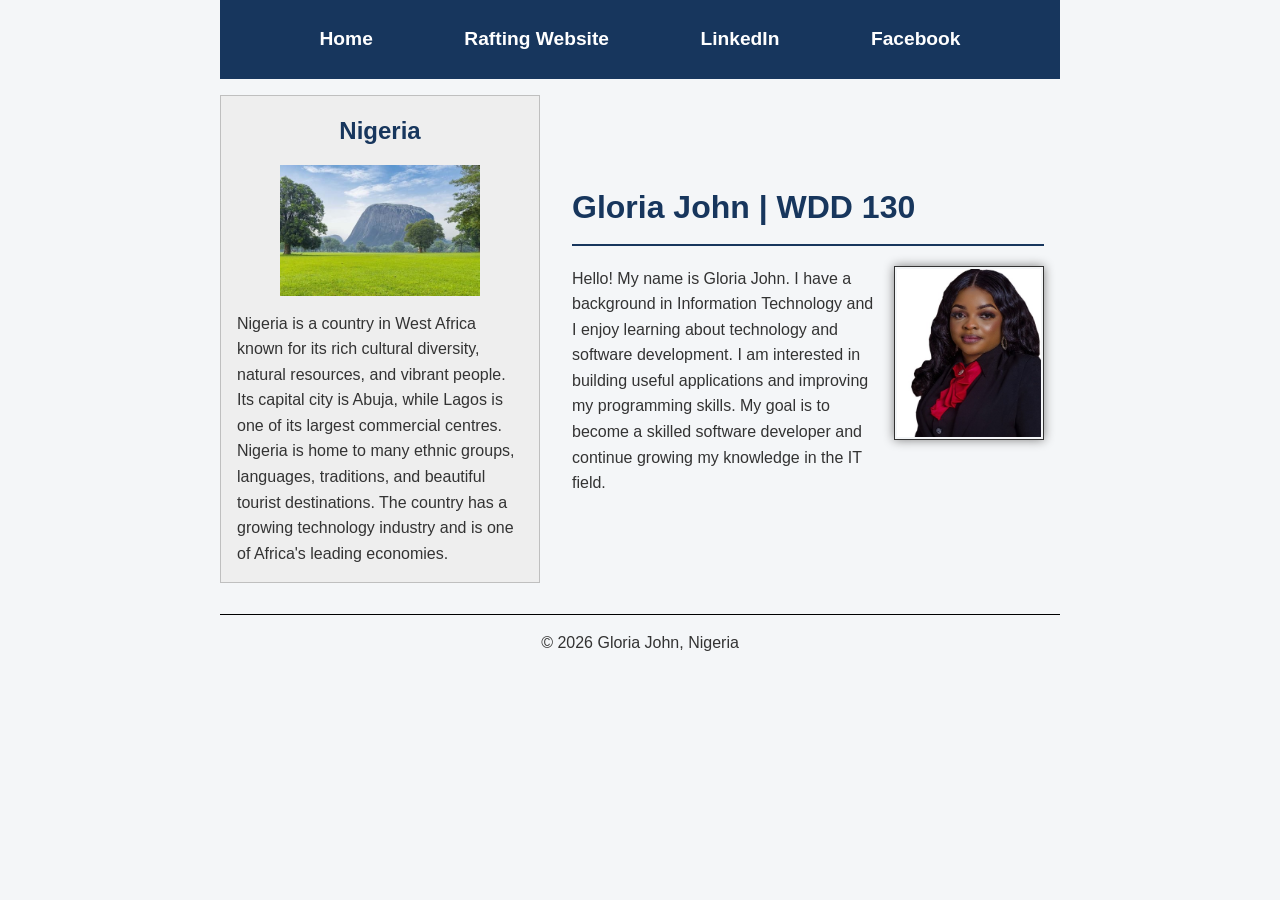
<file: index.html>
<!DOCTYPE html>
<html lang="en">

<head>
    <meta charset="UTF-8">
    <meta name="viewport" content="width=device-width, initial-scale=1.0">

    <title>Gloria John | WDD 130</title>

    <meta name="description" content="Gloria John's WDD 130 homepage, sharing her IT background, software development interests, and introduction to Nigeria.">

    <meta name="author" content="Gloria John">

    <link rel="stylesheet" href="styles/styles.css">
</head>

<body>

    <!-- HEADER -->

    <header>

        <nav>
            <a href="#">Home</a>
            <a href="wwr">Rafting Website</a>
            <a href="https://www.linkedin.com/">LinkedIn</a>
            <a href="https://www.facebook.com/">Facebook</a>
        </nav>

    </header>

    <!-- CSS GRID CONTAINER -->

    <div class="grid">

        <!-- MAIN CONTENT -->

        <main>

            <h1>Gloria John | WDD 130</h1>

            <img src="images/profile.jpg" alt="Hello, my name is Gloria John" width="200">

            <p>
                Hello! My name is Gloria John. I have a background in
                Information Technology and I enjoy learning about technology
                and software development. I am interested in building useful
                applications and improving my programming skills. My goal is
                to become a skilled software developer and continue growing
                my knowledge in the IT field.
            </p>

        </main>

        <!-- ASIDE: NIGERIA -->

        <aside>

            <h2>Nigeria</h2>

            <img src="images/nigeria.jpg" alt="Beautiful landscape representing Nigeria">

            <p>
                Nigeria is a country in West Africa known for its rich cultural
                diversity, natural resources, and vibrant people. Its capital
                city is Abuja, while Lagos is one of its largest commercial
                centres. Nigeria is home to many ethnic groups, languages,
                traditions, and beautiful tourist destinations. The country
                has a growing technology industry and is one of Africa's
                leading economies.
            </p>

        </aside>

    </div>

    <!-- FOOTER -->

    <footer>

        <p>&copy; 2026 Gloria John, Nigeria</p>

    </footer>

</body>

</html>
</file>
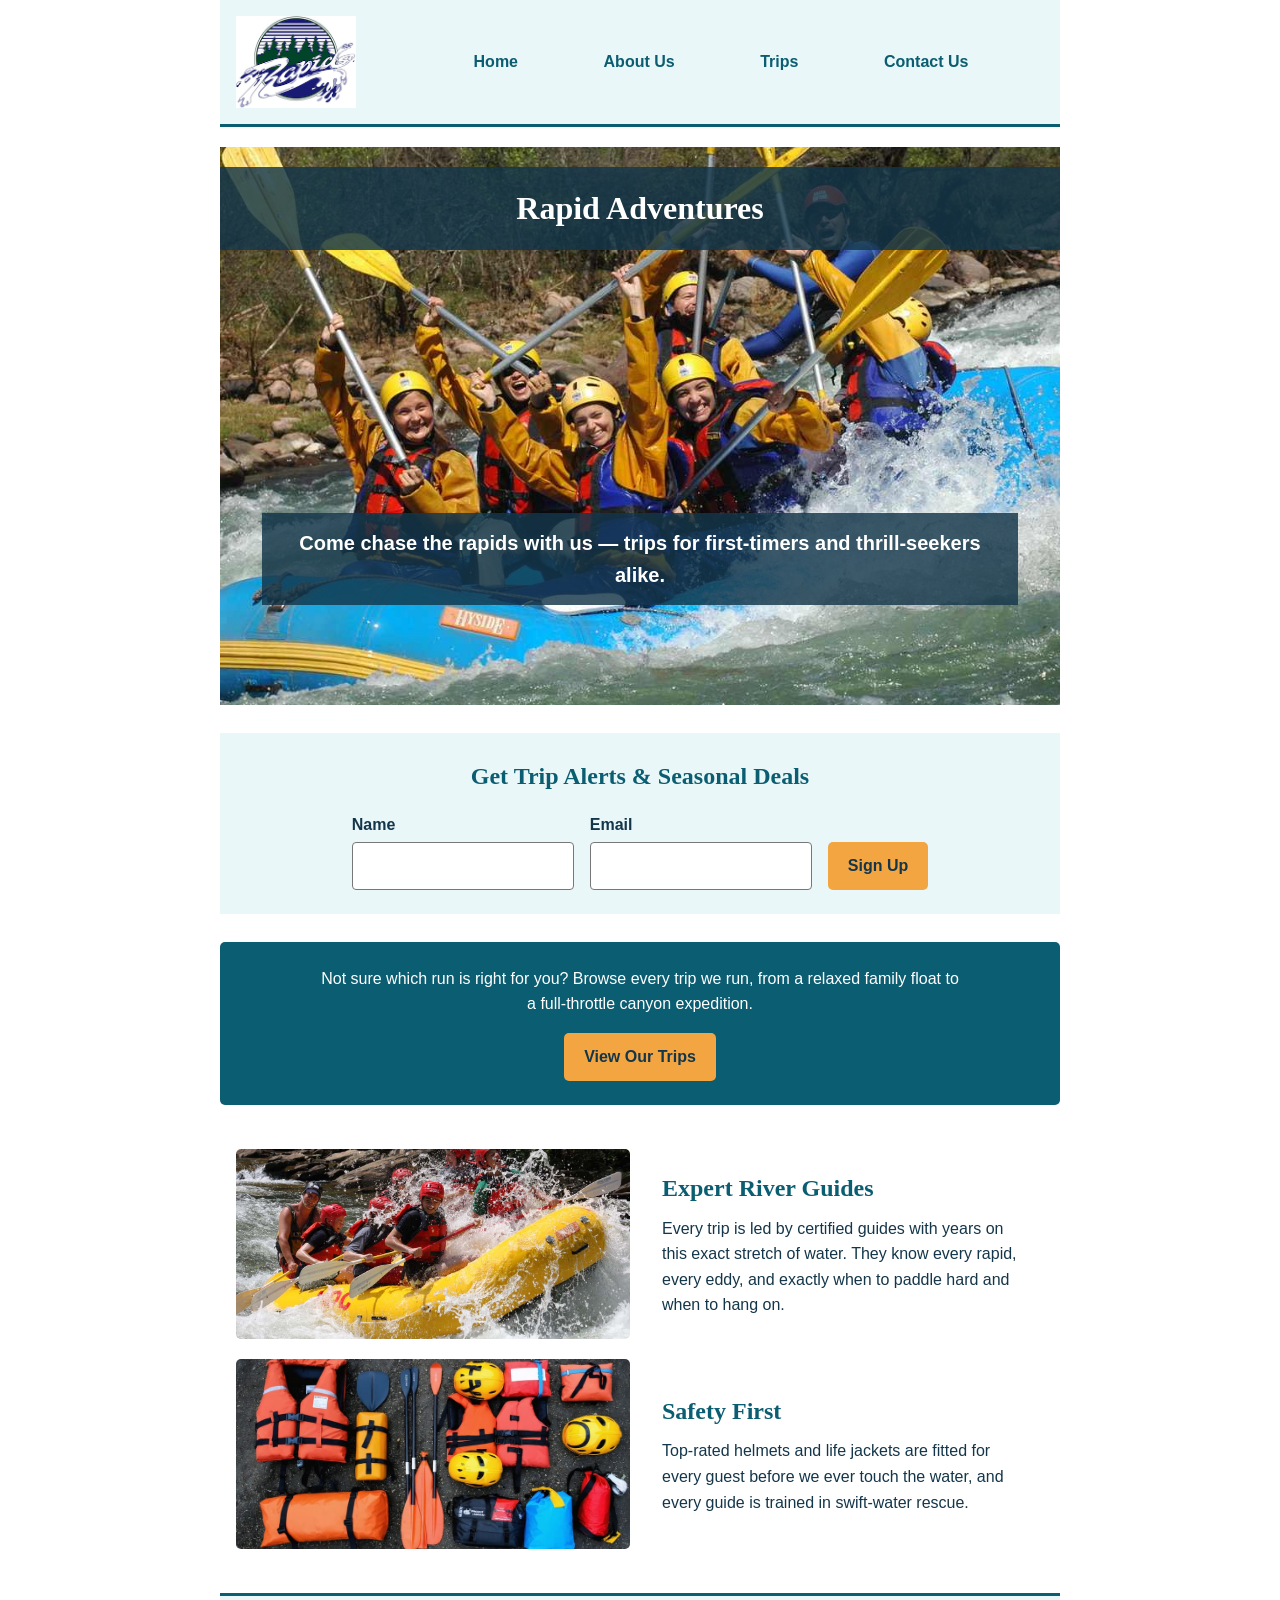
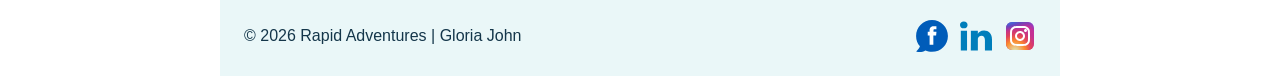
<file: wwr/index.html>
<!DOCTYPE html>
<html lang="en-US">

<head>
    <meta charset="UTF-8">
    <meta name="viewport" content="width=device-width, initial-scale=1.0">

    <meta name="description" content="Book your next white-water rafting trip with Rapid Adventures and sign up for trip alerts and seasonal deals.">
    <meta name="author" content="Gloria John">

    <title>Home | Rapid Adventures</title>

    <link rel="stylesheet" href="styles/rafting.css">
</head>

<body>

    <header>
        <img src="images/logo.jpg" alt="Rapid Adventures Logo">

        <nav aria-label="Main navigation">
            <a href="index.html">Home</a>
            <a href="about.html">About Us</a>
            <a href="trips.html">Trips</a>
            <a href="contact.html">Contact Us</a>
        </nav>
    </header>

    <main>

        <div class="hero">
            <img src="images/hero.jpg" alt="Guests rafting through white-water rapids">

            <h1>Rapid Adventures</h1>

            <p class="welcome">
                Come chase the rapids with us — trips for first-timers and thrill-seekers alike.
            </p>
        </div>

        <section class="newsletter">

            <h2>Get Trip Alerts &amp; Seasonal Deals</h2>

            <form action="#" method="post">

                <div class="form-field">
                    <label for="signup-name">Name</label>
                    <input type="text" id="signup-name" name="name" required>
                </div>

                <div class="form-field">
                    <label for="signup-email">Email</label>
                    <input type="email" id="signup-email" name="email" required>
                </div>

                <button type="submit">Sign Up</button>

            </form>

        </section>

        <section class="cta">

            <p>
                Not sure which run is right for you? Browse every trip we run,
                from a relaxed family float to a full-throttle canyon expedition.
            </p>

            <a href="trips.html" class="button">View Our Trips</a>

        </section>

        <section class="intro-grid">

            <img src="images/guides.jpg" alt="Rapid Adventures rafting guides">

            <div>
                <h2>Expert River Guides</h2>

                <p>
                    Every trip is led by certified guides with years on this exact
                    stretch of water. They know every rapid, every eddy, and exactly
                    when to paddle hard and when to hang on.
                </p>
            </div>

            <img src="images/gear.jpg" alt="Rafting helmets and life jackets">

            <div>
                <h2>Safety First</h2>

                <p>
                    Top-rated helmets and life jackets are fitted for every guest
                    before we ever touch the water, and every guide is trained in
                    swift-water rescue.
                </p>
            </div>

        </section>

    </main>

    <footer>

        <p>&copy; 2026 Rapid Adventures | Gloria John</p>

        <nav class="socialmedia" aria-label="Social media links">

            <a href="https://facebook.com" aria-label="Facebook">
                <img src="images/facebook.svg" alt="Facebook icon">
            </a>

            <a href="https://linkedin.com" aria-label="LinkedIn">
                <img src="images/linkedin.svg" alt="LinkedIn icon">
            </a>

            <a href="https://instagram.com" aria-label="Instagram">
                <img src="images/instagram.svg" alt="Instagram icon">
            </a>

        </nav>

    </footer>

</body>

</html>
</file>
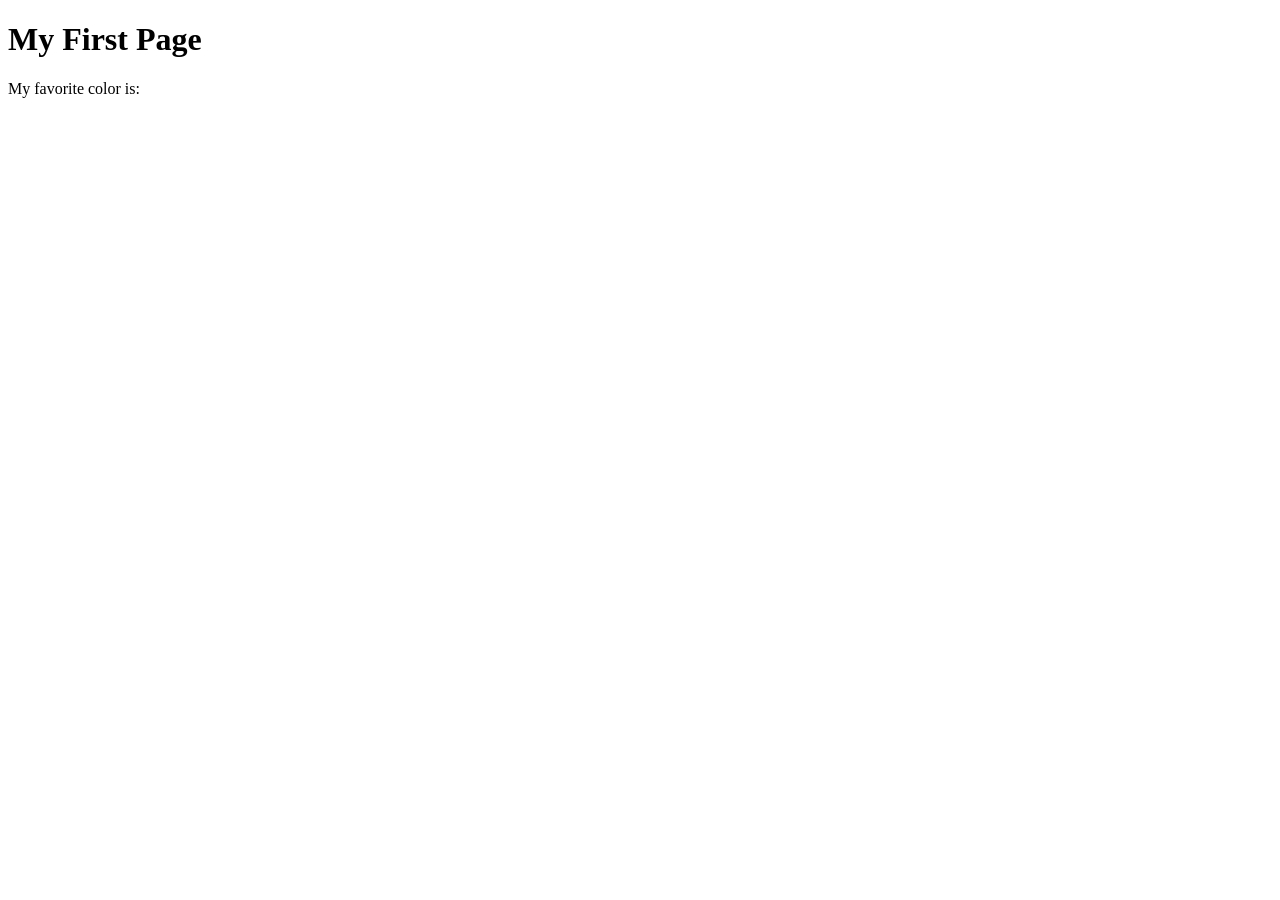
<file: week01/first-page.html>
<!DOCTYPE html>
<html lang="en">

<head>
    <meta charset="UTF-8">
    <meta name="viewport" content="width=device-width, initial-scale=1.0">
    <title>My First Page</title>
</head>

<body>
    <h1>My First Page</h1>
    <p>My favorite color is: </p>
</body>

</html>
</file>
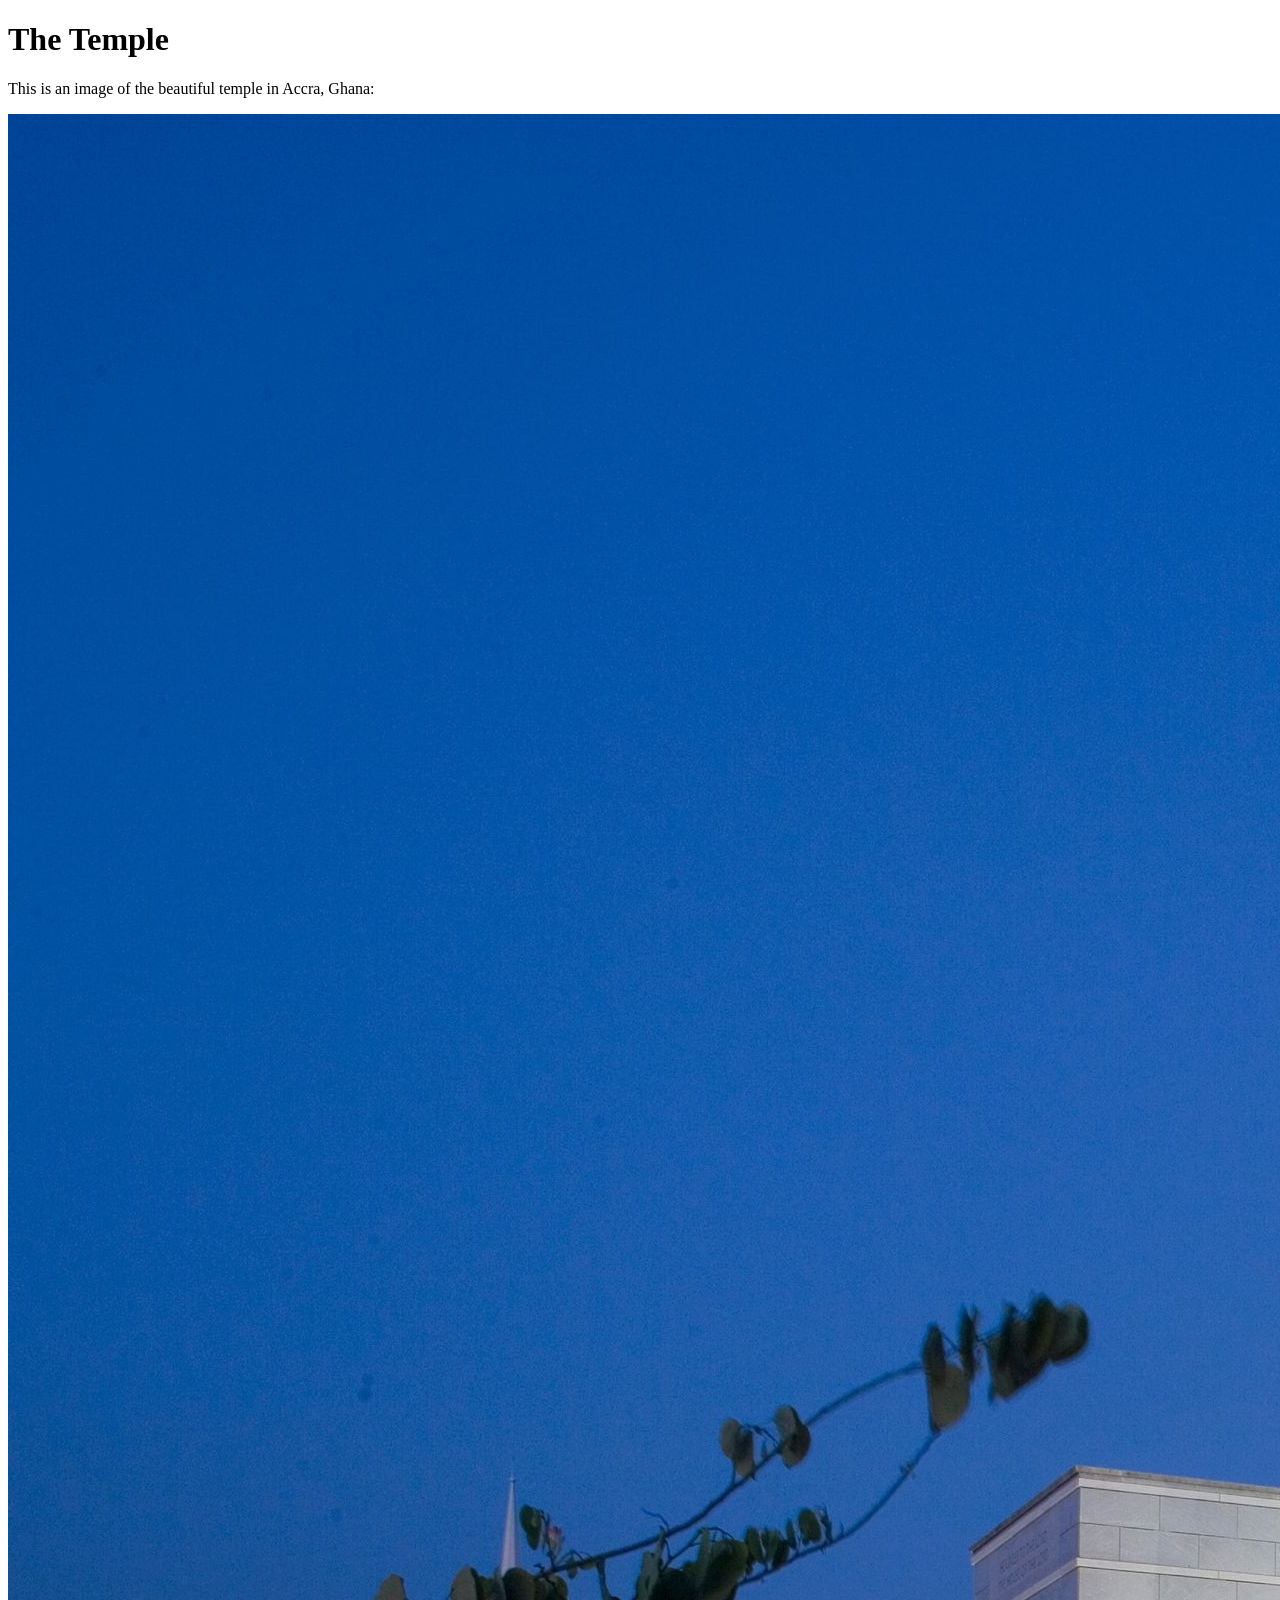
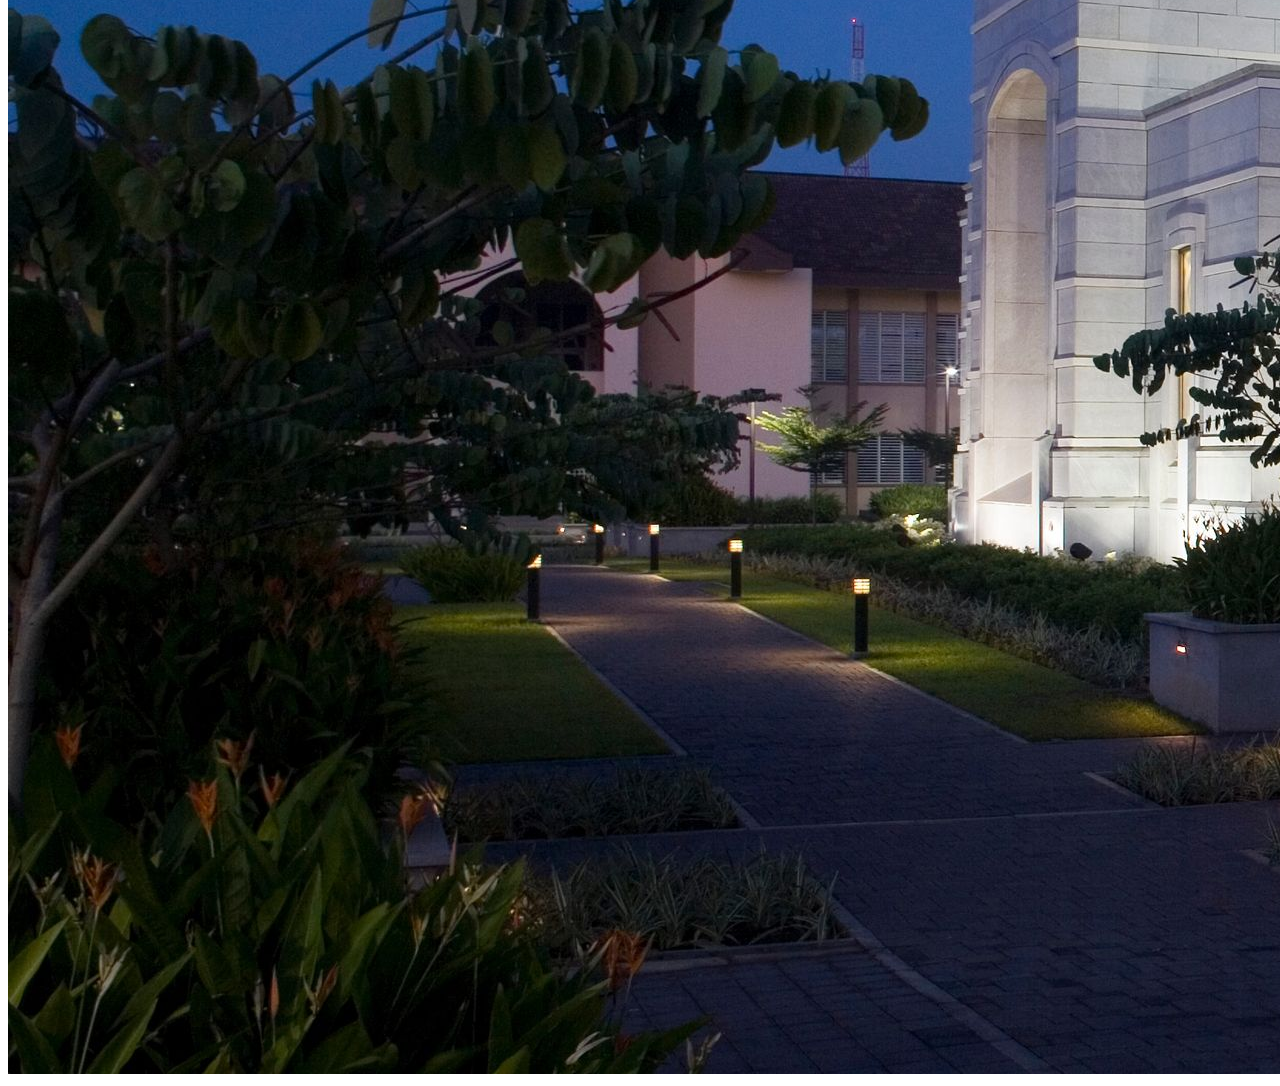
<file: week01/images.html>
<!DOCTYPE html>
<html lang="en">

<head>
    <meta charset="UTF-8">
    <meta name="viewport" content="width=device-width, initial-scale=1.0">
    <title>Temple Image</title>
</head>

<body>
    <h1>The Temple</h1>
    <p>This is an image of the beautiful temple in Accra, Ghana:</p>
    <img src="images/temple-large.jpeg" alt="The Accra Ghana Temple">

</body>

</html>
</file>
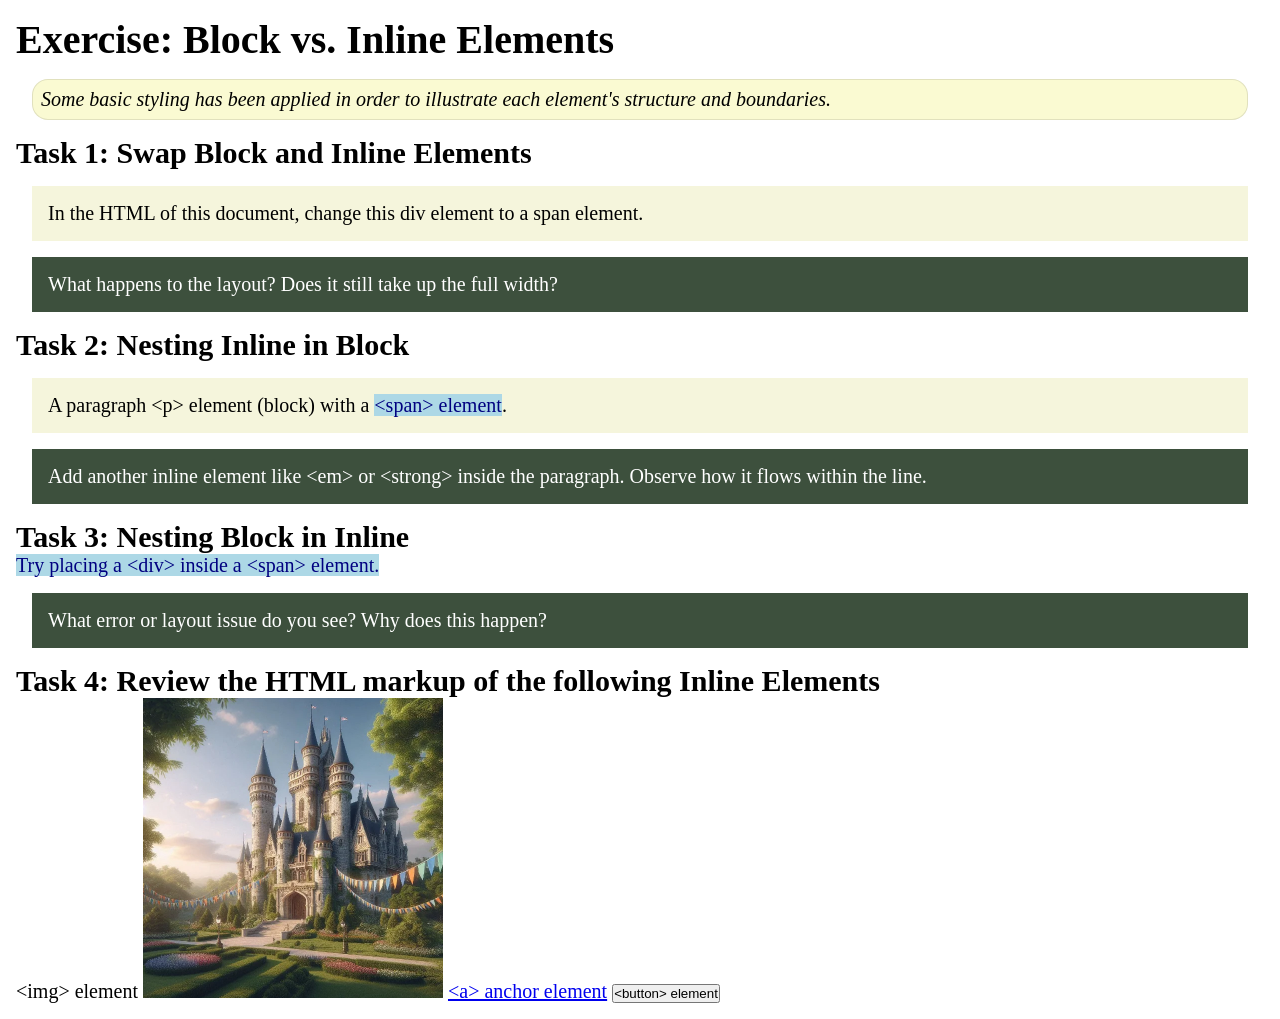
<file: week02/block-vs-inline.html>
<!DOCTYPE html>
<html lang="en">

<head>
    <meta charset="UTF-8">
    <meta name="viewport" content="width=device-width, initial-scale=1.0">
    <title>Exercise: Block vs. Inline Elements</title>
    <link rel="stylesheet" href="styles/block-vs-inline.css">
</head>

<body>
    <main>
        <h1>Exercise: Block vs. Inline Elements</h1>
        <p class="note">Some basic styling has been applied in order to illustrate each element's structure and boundaries.</p>

        <h2>Task 1: Swap Block and Inline Elements</h2>
        <div>In the HTML of this document, change this div element to a span element.</div>

        <p class="question">What happens to the layout? Does it still take up the full width?</p>

        <h2>Task 2: Nesting Inline in Block</h2>
        <p>A paragraph &lt;p&gt; element (block) with a <span>&lt;span&gt; element</span>.</p>
        <p class="question">Add another inline element like &lt;em&gt; or &lt;strong&gt; inside the paragraph. Observe how it flows within the line.</p>

        <h2>Task 3: Nesting Block in Inline</h2>
        <span>Try placing a &lt;div&gt; inside a &lt;span&gt; element.</span>
        <p class="question">What error or layout issue do you see? Why does this happen?</p>

        <h2>Task 4: Review the HTML markup of the following Inline Elements</h2>
        &lt;img&gt; element
        <img src="images/castle.webp" alt="placeholder image (images are inline)" width="300" height="300">
        <a href="https://churchofjesuschrist.org">&lt;a&gt; anchor element</a>
        <button type="button">&lt;button&gt; element</button>
    </main>
</body>

</html>
</file>
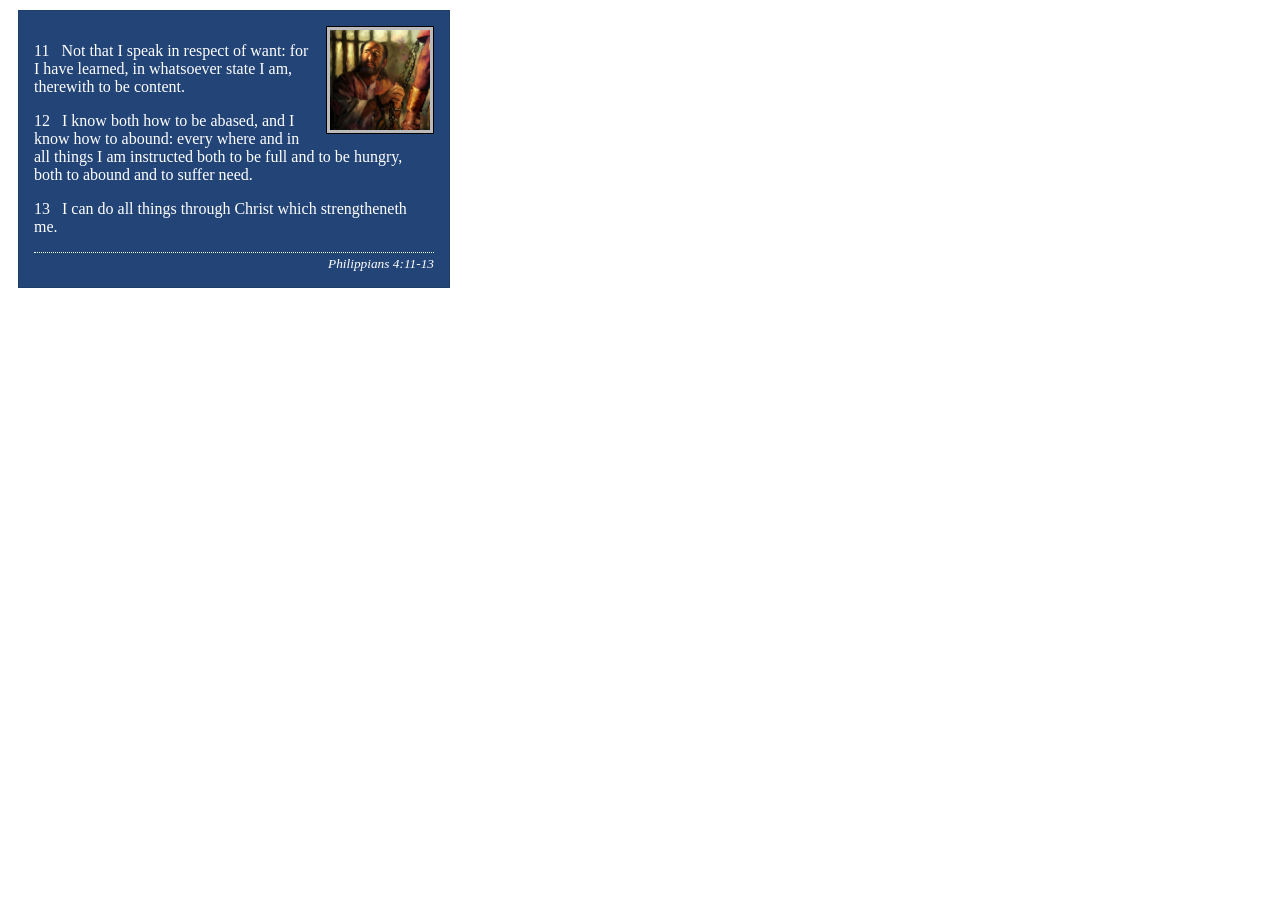
<file: week02/box-model-solution.html>
<!DOCTYPE html>
<html lang="en">

<head>
    <meta charset="UTF-8">
    <meta name="viewport" content="width=device-width, initial-scale=1.0">
    <title>Box Model Activity</title>
    <link rel="stylesheet" href="styles/box-model-solution.css">
</head>

<body>
    <main>
        <div class="callout">
            <img src="images/apostle-paul-imprisoned.webp" alt="Paul the Apostle - Imprisoned in Rome" width="200" height="200">
            <blockquote>
                <p>11 &nbsp; Not that I speak in respect of want: for I have learned, in whatsoever state I am, therewith to be content.</p>
                <p>12 &nbsp; I know both how to be abased, and I know how to abound: every where and in all things I am instructed both to be full and to be hungry, both to abound and to suffer need.</p>
                <p>13 &nbsp; I can do all things through Christ which strengtheneth me.</p>
            </blockquote>
            <cite>Philippians 4:11-13</cite>
        </div>
    </main>
</body>

</html>
</file>
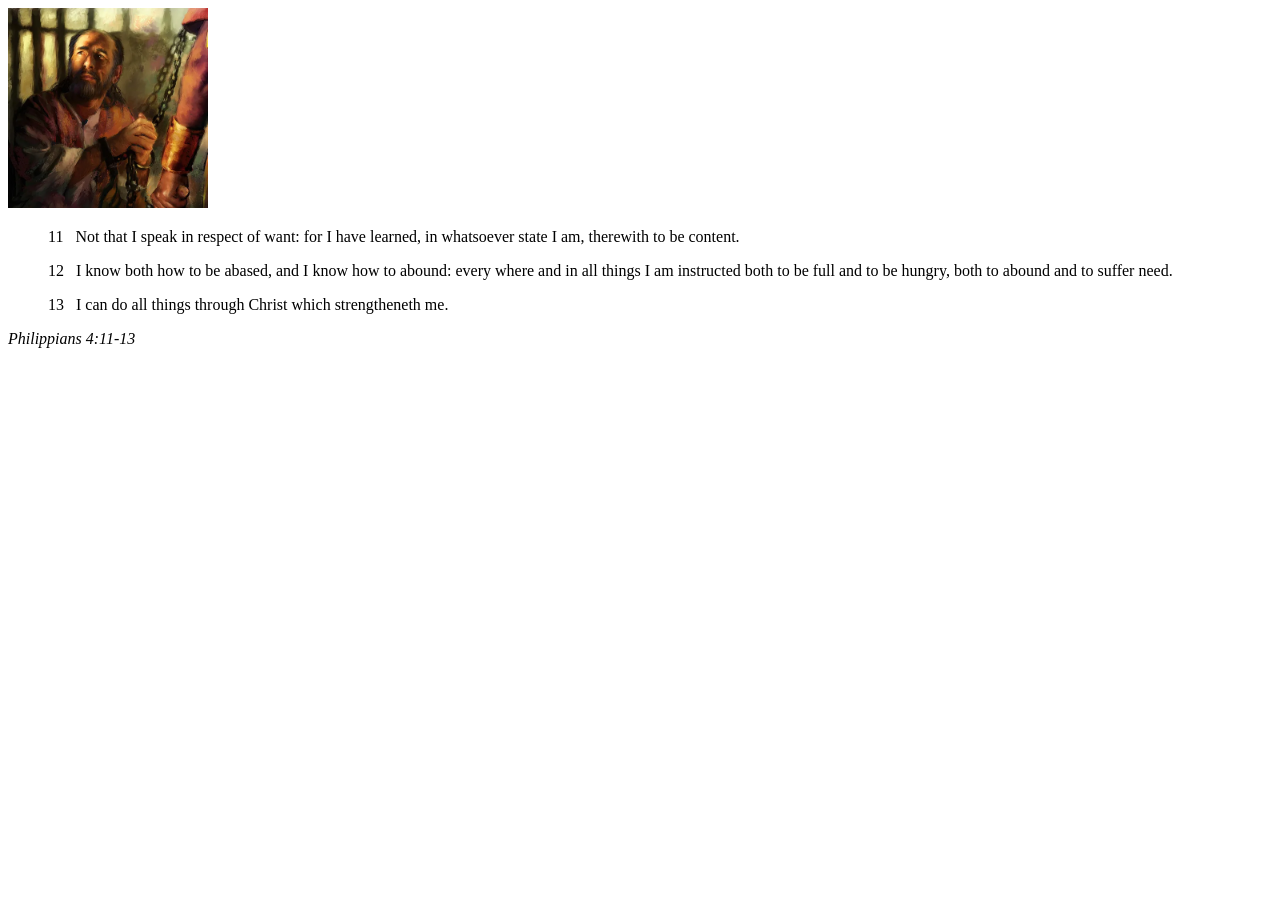
<file: week02/box-model.html>
<!DOCTYPE html>
<html lang="en">

<head>
    <meta charset="UTF-8">
    <meta name="viewport" content="width=device-width, initial-scale=1.0">
    <title>Box Model Activity</title>
</head>

<body>
    <main>
        <div class="callout">
            <img src="images/apostle-paul-imprisoned.webp" alt="Paul the Apostle - Imprisoned in Rome" width="200" height="200">
            <blockquote>
                <p>11 &nbsp; Not that I speak in respect of want: for I have learned, in whatsoever state I am, therewith to be content.</p>
                <p>12 &nbsp; I know both how to be abased, and I know how to abound: every where and in all things I am instructed both to be full and to be hungry, both to abound and to suffer need.</p>
                <p>13 &nbsp; I can do all things through Christ which strengtheneth me.</p>
            </blockquote>
            <cite>Philippians 4:11-13</cite>
        </div>
    </main>
</body>

</html>
</file>
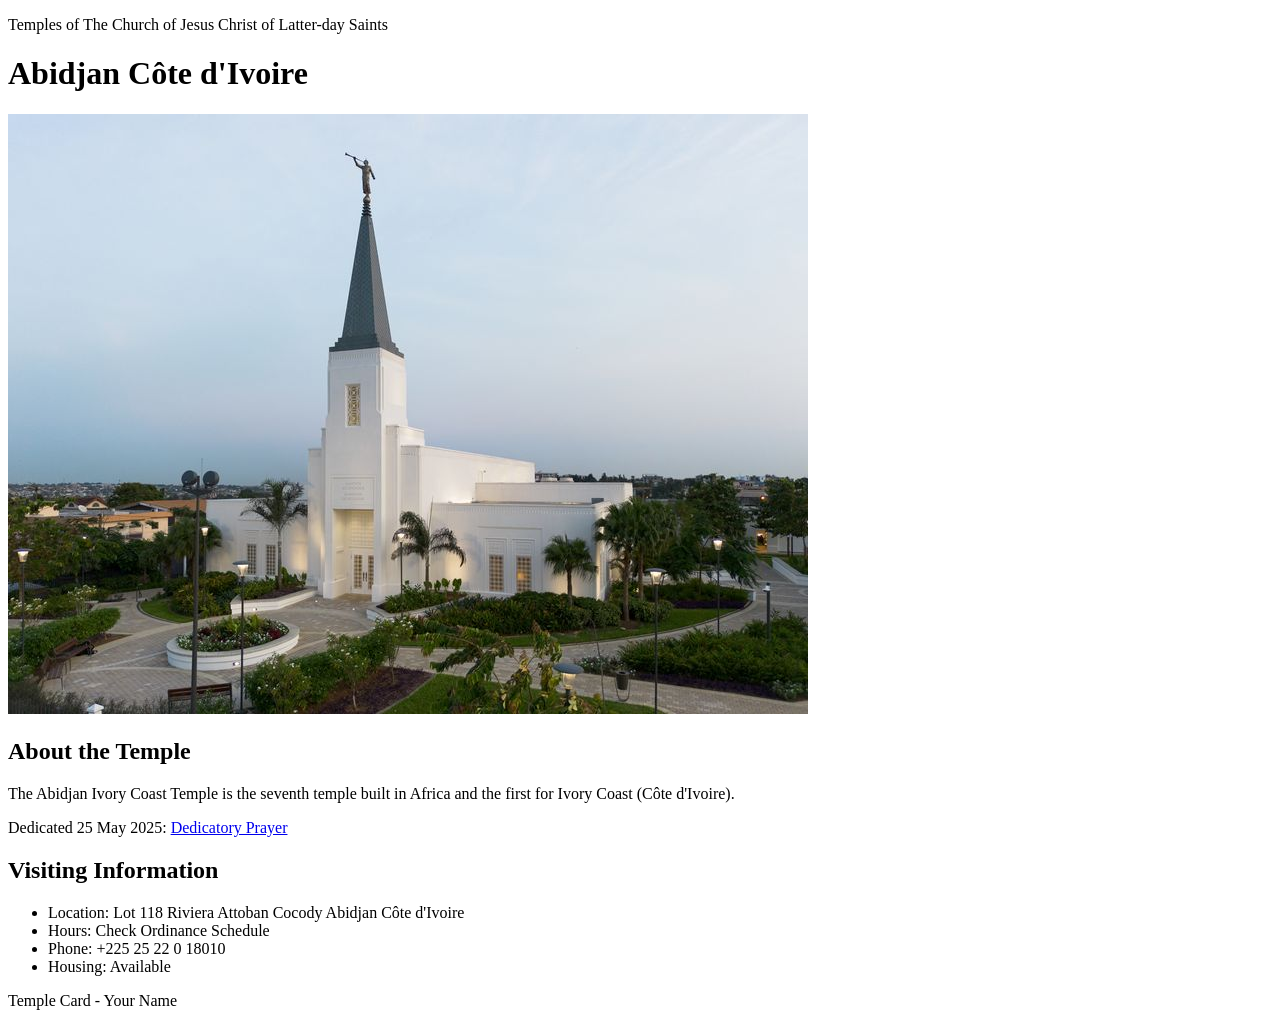
<file: week02/temple.html>
<!DOCTYPE html>
<html lang="en">

<head>
    <meta charset="UTF-8">
    <meta name="viewport" content="width=device-width, initial-scale=1.0">
    <title>Temple Card - Abidjan Côte d'Ivoire</title>
</head>

<body>
    <header>
        <p>Temples of The Church of Jesus Christ of Latter-day Saints</p>
    </header>
    <main>
        <h1>Abidjan Côte d'Ivoire</h1>
        <picture>
            <img src="images/abidjan-ivory-coast.jpeg" alt="Abidjan Côte d'Ivoire Temple">
        </picture>
        <section>
            <h2>About the Temple</h2>
            <p>The Abidjan Ivory Coast Temple is the seventh temple built in Africa and the first for Ivory Coast (Côte d'Ivoire).</p>
            <p>Dedicated 25 May 2025: <a href="https://www.churchofjesuschrist.org/temples/dedicatory-prayer/abidjan-ivory-coast-temple/2025-05-25?lang=eng" target="_blank" rel="noopener noreferrer">Dedicatory Prayer</a></p>
        </section>
        <section>
            <h2>Visiting Information</h2>
            <ul>
                <li>Location: Lot 118 Riviera Attoban Cocody Abidjan Côte d'Ivoire</li>
                <li>Hours: Check Ordinance Schedule</li>
                <li>Phone: +225 25 22 0 18010</li>
                <li>Housing: Available</li>
            </ul>
        </section>
    </main>
    <footer>
        <p>Temple Card - Your Name</p>
    </footer>
</body>

</html>
</file>
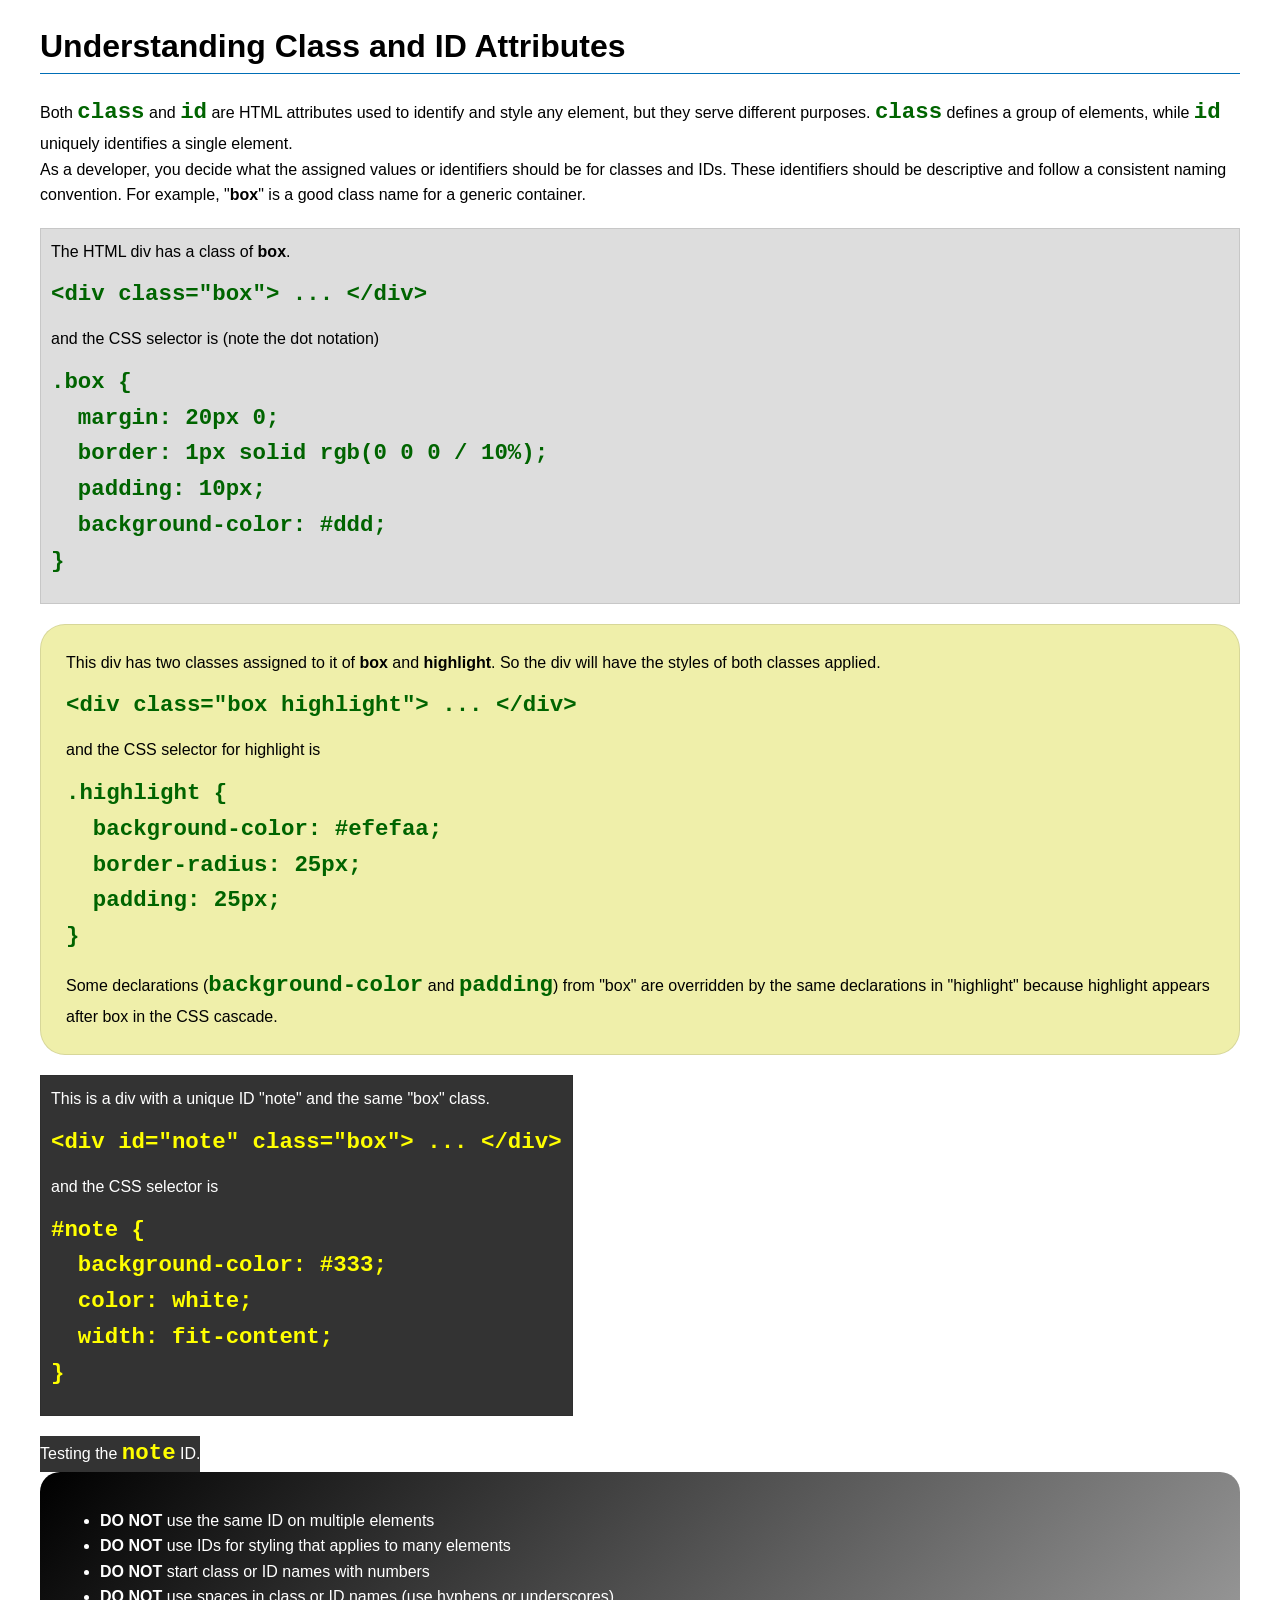
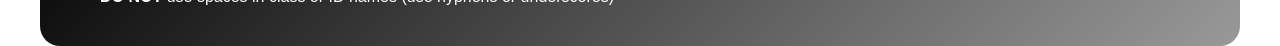
<file: week03/class-and-id.html>
<!DOCTYPE html>
<html lang="en">

<head>
    <meta charset="UTF-8">
    <meta name="viewport" content="width=device-width, initial-scale=1.0">
    <title>Class vs ID Attributes</title>
    <link rel="stylesheet" href="styles/class-and-id.css">
</head>

<body>
    <h1>Understanding Class and ID Attributes</h1>
    <p>Both <code>class</code> and <code>id</code> are HTML attributes used to identify and style any element, but they serve different purposes. <code>class</code> defines a group of elements, while <code>id</code> uniquely identifies a single element.</p>
    <p>As a developer, you decide what the assigned values or identifiers should be for classes and IDs. These identifiers should be descriptive and follow a consistent naming convention. For example, "<strong>box</strong>" is a good class name for a generic container.</p>
    <div class="box">
        <p>The HTML div has a class of <strong>box</strong>.</p>
        <pre><code class="html">&lt;div class="box"&gt; ... &lt;/div&gt;</code></pre>
        and the CSS selector is (note the dot notation)
        <pre><code class="css">.box {
  margin: 20px 0;
  border: 1px solid rgb(0 0 0 / 10%);
  padding: 10px;
  background-color: #ddd; 
}</code></pre>
    </div>

    <div class="box highlight">
        <p>This div has two classes assigned to it of <strong>box</strong> and <strong>highlight</strong>. So the div will have the styles of both classes applied.</p>
        <pre><code class="html">&lt;div class="box highlight"&gt; ... &lt;/div&gt;</code></pre>
        and the CSS selector for highlight is
        <pre><code class="css">.highlight {
  background-color: #efefaa;
  border-radius: 25px;
  padding: 25px;
}</code></pre>
        <p>Some declarations (<code>background-color</code> and <code>padding</code>) from "box" are overridden by the same declarations in "highlight" because highlight appears after box in the CSS cascade.</p>
    </div>

    <div id="note" class="box">
        <p>This is a div with a unique ID "note" and the same "box" class.</p>
        <pre><code class="html">&lt;div id="note" class="box"&gt; ... &lt;/div&gt;</code></pre>
        and the CSS selector is
        <pre><code class="css">#note {
  background-color: #333;
  color: white;
  width: fit-content;
}</code></pre>
    </div>

    <div id="note">
        <p>Testing the <code>note</code> ID.</p>
    </div>

    <section id="best-practice">
        <ul>
            <li><strong>DO NOT</strong> use the same ID on multiple elements</li>
            <li><strong>DO NOT</strong> use IDs for styling that applies to many elements</li>
            <li><strong>DO NOT</strong> start class or ID names with numbers</li>
            <li><strong>DO NOT</strong> use spaces in class or ID names (use hyphens or underscores)</li>
        </ul>
    </section>

</body>

</html>
</file>
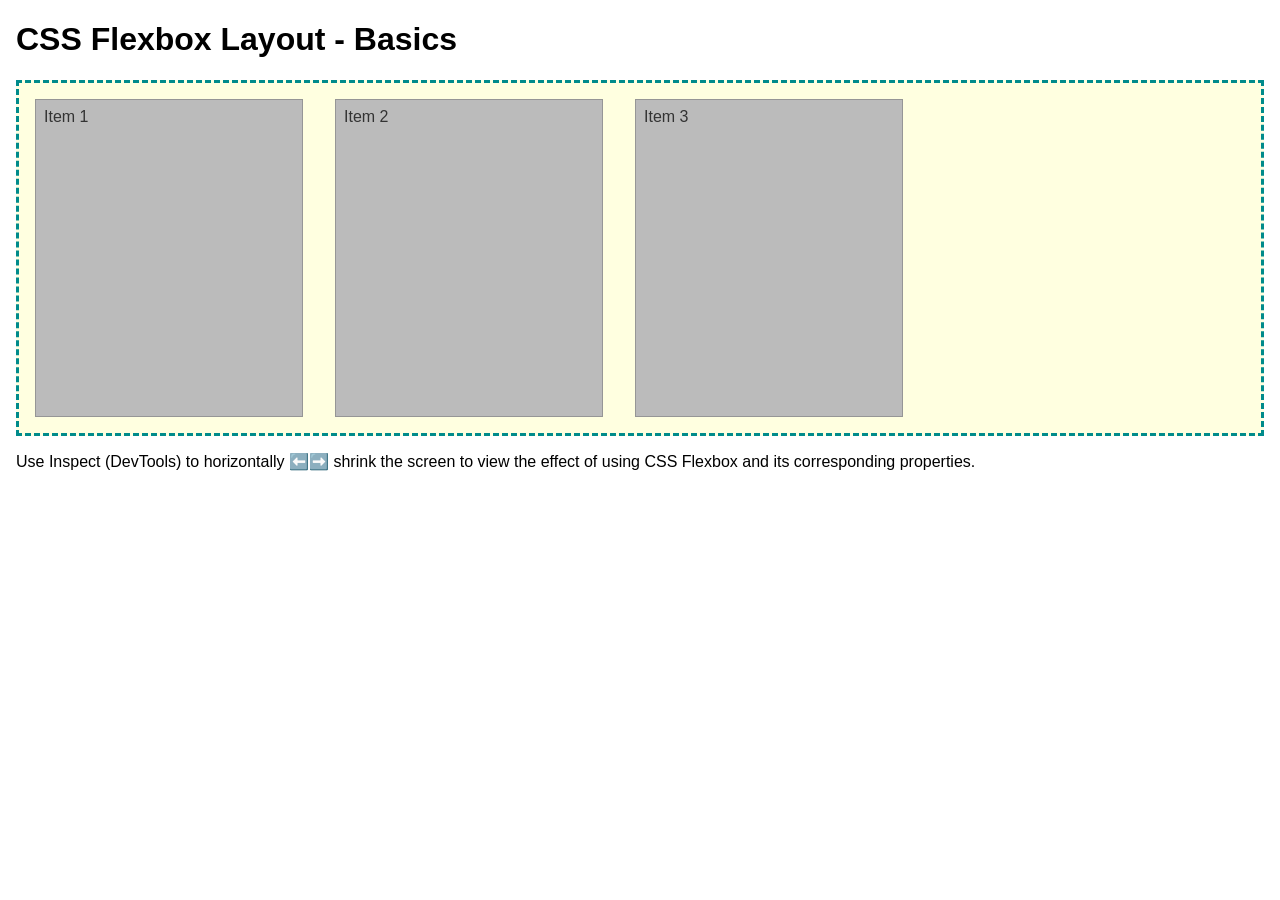
<file: week04/flexbox-layout.html>
<!DOCTYPE html>
<html lang="en">

<head>
    <meta charset="UTF-8">
    <meta name="viewport" content="width=device-width, initial-scale=1.0">
    <title>CSS Flexbox Layout - Basics</title>
    <link rel="stylesheet" href="styles/flexbox.css">
</head>

<body>
    <main>
        <h1>CSS Flexbox Layout - Basics</h1>
        <div class="flex-container">
            <div class="flex-item item1">Item 1</div>
            <div class="flex-item item2">Item 2</div>
            <div class="flex-item item3">Item 3</div>
        </div>
        <p>Use Inspect (DevTools) to horizontally ⬅️➡️ shrink the screen to view the effect of using CSS Flexbox and its corresponding properties.</p>
    </main>
</body>

</html>
</file>
<file: styles/styles.css>
/* =========================
   UNIVERSAL SELECTOR
========================= */

* {
    margin: 0;
    padding: 0;
    box-sizing: border-box;
}

/* =========================
   BODY
========================= */

body {
    font-family: Arial, Helvetica, sans-serif;
    color: #333333;
    background-color: #f4f6f8;
    margin: 0;
    line-height: 1.6;
}

/* =========================
   PAGE WIDTH AND ALIGNMENT
========================= */

header,
.grid,
footer {
    max-width: 840px;
    margin: 0 auto;
}

/* =========================
   HEADER
========================= */

header {
    background-color: #17365d;
}

/* =========================
   NAVIGATION - FLEXBOX
========================= */

nav {
    background-color: #17365d;
    padding: 1rem;

    display: flex;
    justify-content: space-evenly;
    align-items: center;
}

nav a {
    display: block;
    padding: 0.5rem;

    text-decoration: none;
    font-size: 1.2rem;
    font-weight: 700;
    color: #ffffff;
}

nav a:hover {
    color: #f4b400;
}

/* =========================
   MAIN HEADING
========================= */

h1 {
    color: #17365d;
    margin-bottom: 20px;
    padding-bottom: 10px;
    border-bottom: 2px solid #17365d;
}

/* =========================
   CSS GRID LAYOUT
========================= */

.grid {
    display: grid;
    grid-template-columns: 20rem 1fr;
    align-items: center;
    gap: 1rem;
}

/* =========================
   MAIN CONTENT
========================= */

main {
    grid-column: 2/3;
    margin: 1rem;
    max-width: 840px;
}

/* =========================
   PROFILE IMAGE
========================= */

main img {
    width: 150px;
    height: auto;

    border: 1px solid #333333;
    padding: 2px;

    box-shadow: 0 0 10px gray;

    float: right;
    margin: 0 0 15px 15px;
}

/* =========================
   PARAGRAPHS
========================= */

p {
    padding: 0;
    line-height: 1.6;
}

/* =========================
   ASIDE - NIGERIA SECTION
========================= */

aside {
    width: 20rem;
    position: relative;

    grid-column: 1/2;
    grid-row: 1/2;

    margin: 1rem 0;
    border: 1px solid rgb(0 0 0 / 0.2);
    padding: 1rem;

    background-color: #eee;
    color: #333;
    text-align: center;
}

/* Nigeria Heading */

aside h2 {
    text-align: center;
    margin-bottom: 15px;
    color: #17365d;
}

/* Nigeria Image */

aside img {
    display: block;
    width: 200px;
    height: auto;
    max-width: 100%;
    margin: 0 auto 15px;
}

/* Nigeria Description */

aside p {
    text-align: left;
    line-height: 1.6;
}

/* =========================
   FOOTER
========================= */

footer {
    margin-top: 15px;
    border-top: 1px solid #000;
    text-align: center;
    padding: 15px;
}

footer p {
    line-height: 1.6;
}

/* =========================
   RESPONSIVE DESIGN
========================= */

@media screen and (max-width: 700px) {

    nav {
        flex-wrap: wrap;
        gap: 10px;
    }

    nav a {
        font-size: 1rem;
    }

    .grid {
        grid-template-columns: 1fr;
        gap: 0;
    }

    main {
        grid-column: 1/2;
        grid-row: auto;
        margin: 1rem;
        max-width: 100%;
    }

    aside {
        grid-column: 1/2;
        grid-row: auto;
        width: auto;
        margin: 1rem;
    }

    main img {
        width: 120px;
    }

}
</file>
<file: wwr/styles/rafting.css>
/* =========================
   CSS VARIABLES
========================= */

:root {
    --primary-color: #0B5D71;
    --secondary-color: #F2A541;
    --accent1-color: #14364A;
    --accent2-color: #EAF7F8;

    --heading-font: Georgia, "Times New Roman", serif;
    --body-font: Arial, Helvetica, sans-serif;
}

/* =========================
   UNIVERSAL RESET
========================= */

* {
    margin: 0;
    padding: 0;
    box-sizing: border-box;
}

/* =========================
   BODY AND SHARED ELEMENTS
========================= */

body {
    font-family: var(--body-font);
    color: var(--accent1-color);
    background-color: #ffffff;
    line-height: 1.6;
}

header,
main,
footer {
    width: 840px;
    max-width: 100%;
    margin: 0 auto;
}

h1,
h2 {
    font-family: var(--heading-font);
    color: var(--primary-color);
}

nav,
p,
section,
article {
    margin: 16px;
    padding: 8px;
}

/* =========================
   HEADER AND MAIN NAVIGATION
========================= */

header {
    display: grid;
    grid-template-columns: 150px 1fr;
    align-items: center;
    gap: 12px;
    padding: 16px;
    background-color: var(--accent2-color);
    border-bottom: 3px solid var(--primary-color);
}

header > img {
    display: block;
    width: 120px;
    max-height: 110px;
    height: auto;
    object-fit: contain;
}

header nav {
    display: flex;
    justify-content: space-evenly;
    align-items: center;
    flex-wrap: wrap;
    gap: 8px;
    margin: 0;
    padding: 8px;
}

header nav a {
    display: block;
    padding: 10px;
    color: var(--primary-color);
    font-weight: bold;
    text-decoration: none;
}

header nav a:hover,
header nav a:focus {
    color: #8A4B00;
    text-decoration: underline;
}

/* =========================
   HERO SECTION
========================= */

.hero {
    position: relative;
    margin: 20px 0;
    padding: 0;
    overflow: hidden;
}

.hero > img {
    display: block;
    width: 100%;
    height: auto;
}

.hero h1 {
    position: absolute;
    top: 20px;
    left: 0;
    width: 100%;
    padding: 16px;
    color: #ffffff;
    text-align: center;
    background-color: rgba(20, 54, 74, 0.82);
}

/* Hero article overlay used on the About Us page */

.hero article {
    position: absolute;
    left: 20px;
    right: 20px;
    bottom: 20px;
    margin: 0;
    padding: 16px;
    color: var(--accent1-color);
    background-color: rgba(255, 255, 255, 0.92);
    overflow: auto;
}

.hero article img {
    float: right;
    width: 125px;
    height: auto;
    margin: 0 0 10px 16px;
    border: 2px solid var(--primary-color);
}

.hero article p {
    margin: 0;
    padding: 0;
    line-height: 1.6;
}

/* Welcome message used on the home page */

.hero .welcome {
    position: absolute;
    left: 5%;
    right: 5%;
    bottom: 18%;
    margin: 0;
    padding: 14px;
    color: #ffffff;
    background-color: rgba(20, 54, 74, 0.82);
    text-align: center;
    font-size: 1.25rem;
    font-weight: bold;
}

/* Smaller banner used on the Trips page */

.hero-small h1 {
    top: 50%;
    transform: translateY(-50%);
}

/* =========================
   ABOUT US: HISTORY
========================= */

.history {
    margin: 28px 0;
    padding: 16px;
}

.history h2 {
    margin: 0 0 12px;
    text-align: center;
}

.history p {
    margin: 0;
    padding: 8px;
    line-height: 1.8;
    text-align: justify;
}

/* =========================
   ABOUT US: ADVENTURES
========================= */

.adventures {
    margin: 28px 0;
    padding: 16px;
    text-align: center;
}

.adventures h2 {
    margin-bottom: 16px;
}

/* Gallery styles for the next assignment */

.gallery {
    display: flex;
    justify-content: space-between;
    flex-wrap: wrap;
    gap: 16px;
}

.gallery figure {
    flex: 1 1 140px;
    margin: 0;
    padding: 8px;
    text-align: center;
}

.gallery img {
    display: block;
    width: 100%;
    height: 150px;
    object-fit: cover;
    border-radius: 5px;
}

.gallery figcaption {
    margin-top: 8px;
    font-weight: bold;
}

/* =========================
   FOOTER AND SOCIAL MEDIA
========================= */

footer {
    display: flex;
    justify-content: space-between;
    align-items: center;
    gap: 16px;
    margin-top: 24px;
    padding: 16px;
    background-color: var(--accent2-color);
    border-top: 3px solid var(--primary-color);
}

footer p {
    margin: 0;
    padding: 8px;
}

.socialmedia {
    display: flex;
    align-items: center;
    gap: 12px;
    margin: 0;
    padding: 8px;
}

.socialmedia a {
    display: inline-block;
    text-decoration: none;
}

.socialmedia img {
    display: block;
    width: 32px;
    height: auto;
}

/* =========================
   HOME PAGE: NEWSLETTER
========================= */

.newsletter {
    margin: 28px 0;
    padding: 24px;
    background-color: var(--accent2-color);
    text-align: center;
}

.newsletter h2 {
    margin-bottom: 16px;
}

.newsletter form {
    display: flex;
    justify-content: center;
    align-items: end;
    flex-wrap: wrap;
    gap: 16px;
    margin: 0;
    padding: 0;
}

.form-field {
    display: flex;
    flex-direction: column;
    gap: 5px;
    text-align: left;
}

.newsletter label {
    font-weight: bold;
}

.newsletter input {
    min-width: 200px;
    padding: 10px;
    border: 1px solid #777777;
    border-radius: 4px;
    font: inherit;
}

/* =========================
   CALL TO ACTION AND BUTTONS
========================= */

.cta {
    margin: 28px 0;
    padding: 24px;
    background-color: var(--primary-color);
    color: #ffffff;
    text-align: center;
    border-radius: 5px;
}

.cta p {
    max-width: 650px;
    margin: 0 auto 16px;
    padding: 0;
    color: #ffffff;
}

.button,
.newsletter button,
.contact-form button {
    display: inline-block;
    padding: 11px 20px;
    color: var(--accent1-color);
    background-color: var(--secondary-color);
    border: 0;
    border-radius: 5px;
    font: inherit;
    font-weight: bold;
    text-decoration: none;
    cursor: pointer;
}

.button:hover,
.newsletter button:hover,
.contact-form button:hover {
    background-color: #ffffff;
    color: var(--primary-color);
}

/* =========================
   HOME PAGE: INTRODUCTION GRID
========================= */

.intro-grid {
    display: grid;
    grid-template-columns: 1fr 1fr;
    align-items: center;
    gap: 20px;
    margin: 28px 0;
    padding: 16px;
}

.intro-grid > img {
    display: block;
    width: 100%;
    height: 190px;
    object-fit: cover;
    border-radius: 5px;
}

.intro-grid > div {
    margin: 0;
    padding: 12px;
}

.intro-grid h2 {
    margin-bottom: 8px;
}

.intro-grid p {
    margin: 0;
    padding: 0;
}

/* =========================
   TRIPS PAGE
========================= */

.trip {
    display: flex;
    align-items: center;
    gap: 24px;
    margin: 28px 0;
    padding: 16px;
}

.trip > img {
    display: block;
    width: 45%;
    max-height: 260px;
    object-fit: cover;
    border-radius: 5px;
}

.trip-text {
    flex: 1;
    margin: 0;
    padding: 8px;
}

.trip-text h2 {
    margin-bottom: 10px;
}

.trip-text p {
    margin: 0;
    padding: 0;
}

.trip-reverse {
    flex-direction: row-reverse;
}

.trips-table {
    margin: 28px 0;
    padding: 16px;
    overflow-x: auto;
}

.trips-table h2 {
    margin-bottom: 16px;
    text-align: center;
}

.trips-table table {
    width: 100%;
    border-collapse: collapse;
}

.trips-table th,
.trips-table td {
    padding: 12px;
    border: 1px solid #9aa7ad;
    text-align: left;
}

.trips-table th {
    color: #ffffff;
    background-color: var(--primary-color);
}

.trips-table tbody tr:nth-child(even) {
    background-color: var(--accent2-color);
}

/* =========================
   CONTACT PAGE
========================= */

.contact-info {
    margin: 24px 0;
    padding: 16px;
    text-align: center;
}

.contact-info h1 {
    margin-bottom: 16px;
    padding-bottom: 10px;
    border-bottom: 2px solid var(--primary-color);
}

.contact-info p {
    margin: 10px 0;
    padding: 0;
}

.contact-grid {
    display: grid;
    grid-template-columns: 1fr 1fr;
    align-items: start;
    gap: 24px;
    margin: 24px 0;
    padding: 16px;
}

.map,
.contact-form {
    min-width: 0;
    margin: 0;
    padding: 0;
}

.map iframe {
    display: block;
    width: 100%;
    height: 420px;
    border: 1px solid #9aa7ad;
}

.contact-form fieldset {
    margin: 0;
    padding: 20px;
    border: 1px solid #9aa7ad;
}

.contact-form legend {
    padding: 0 8px;
    color: var(--primary-color);
    font-size: 1.2rem;
    font-weight: bold;
}

.contact-form form {
    display: grid;
    gap: 12px;
}

.contact-form label {
    display: block;
    font-weight: bold;
}

.contact-form input[type="text"],
.contact-form input[type="email"],
.contact-form textarea {
    width: 100%;
    padding: 10px;
    border: 1px solid #9aa7ad;
    border-radius: 4px;
    font: inherit;
}

.contact-form textarea {
    resize: vertical;
}

.contact-form input[type="radio"],
.contact-form input[type="checkbox"] {
    margin-right: 8px;
}

.contact-form .checkbox {
    display: flex;
    align-items: center;
    gap: 8px;
    font-weight: normal;
}

.contact-form .checkbox input {
    flex: 0 0 auto;
}

.contact-form button {
    width: 100%;
}

/* Contact page employee profiles */

.employees {
    margin: 28px 0;
    padding: 16px;
    text-align: center;
}

.employees h2 {
    margin-bottom: 20px;
}

.employee-profiles {
    display: flex;
    justify-content: space-between;
    gap: 18px;
}

.employee-profiles figure {
    flex: 1;
    margin: 0;
    padding: 8px;
}

.employee-profiles img {
    width: 100%;
    max-width: 180px;
    height: 180px;
    object-fit: cover;
    border: 3px solid var(--primary-color);
    border-radius: 50%;
}

.employee-profiles figcaption {
    margin-top: 8px;
}

/* =========================
   RESPONSIVE DESIGN
========================= */

@media screen and (max-width: 700px) {

    header {
        grid-template-columns: 1fr;
        justify-items: center;
    }

    header nav {
        justify-content: center;
        flex-wrap: wrap;
    }

    .hero h1 {
        top: 10px;
        padding: 10px;
        font-size: 1.25rem;
    }

    .hero article {
        left: 8px;
        right: 8px;
        bottom: 8px;
        padding: 10px;
        font-size: 0.8rem;
    }

    .hero article img {
        width: 80px;
        margin-left: 10px;
    }

    .hero .welcome {
        bottom: 8%;
        font-size: 0.95rem;
    }

    footer {
        flex-direction: column;
        text-align: center;
    }

    .intro-grid,
    .contact-grid {
        grid-template-columns: 1fr;
    }

    .trip,
    .trip-reverse {
        flex-direction: column;
        align-items: stretch;
    }

    .trip > img {
        width: 100%;
        max-height: none;
    }

    .employee-profiles {
        flex-direction: column;
        align-items: center;
    }

    .employee-profiles figure {
        width: 100%;
    }

    .map iframe {
        height: 320px;
    }
}
</file>
<file: week02/styles/block-vs-inline.css>
* {
    margin: 0;
    padding: 0;
}

body {
    font-size: 20px;
    margin: 1rem;
}

p,
div {
    background-color: beige;
    margin: 1rem;
    padding: 1rem;
}

span {
    color: navy;
    background-color: lightblue;
}

code {
    margin: 0;
    padding: 0;
    color: green;
    font-size: 1.2rem;
}

.note {
    font-style: italic;
    background-color: lightgoldenrodyellow;
    border-radius: 1rem;
    border: 1px solid rgb(0 0 0 / 10%);
    margin: 1rem;
    padding: .5rem;
}

.question {
    background-color: #3d503d;
    color: #fff;
}
</file>
<file: week02/styles/box-model-solution.css>
.callout {
    max-width: 400px;
    margin: 10px;
    border: 1px solid rgb(0 0 0 / 10%);
    padding: 15px;
    background-color: #247;
    color: #fff;
}

.callout img {
    float: right;
    margin: 0 0 10px 15px;
    border: 1px solid #000;
    padding: 3px;
    background-color: #bbb;
    width: 100px;
    height: auto;
}

blockquote {
    margin: 0;
}

cite {
    display: block;
    border-top: 1px dotted #fff;
    padding-top: 3px;
    text-align: right;
    font-size: smaller;
}
</file>
<file: week03/styles/class-and-id.css>
body {
    font-family: Arial, sans-serif;
    line-height: 1.6;
    margin: 0;
    padding: 0 40px;
}

h1 {
    border-bottom: 1px solid rgb(0 110 182);
    padding-bottom: 0;
}

p {
    margin: 0;
}

code {
    color: darkgreen;
    font-weight: 700;
    font-size: 1.4rem;
}

/* Class examples - can be reused */
.box {
    margin: 20px 0;
    border: 1px solid rgb(0 0 0 / 10%);
    padding: 10px;
    background-color: #ddd;
    /* this is shorthand for #dddddd */
}

.highlight {
    background-color: #efefaa;
    border-radius: 25px;
    padding: 25px;
}

/* ID examples - should be unique */

#note {
    background-color: #333;
    color: white;
    width: fit-content;
}

#note code {
    color: yellow;
}

#best-practice {
    background: linear-gradient(135deg, #000 0%, #999 100%);
    color: white;
    border-radius: 20px;
    padding: 20px;
}
</file>
<file: week04/styles/flexbox.css>
body {
    font-family: Helvetica, Arial, sans-serif;
    margin: 1rem;
}

.flex-container {
    border: 3px dashed darkcyan;
    background-color: lightyellow;
    display: flex;
    flex-wrap: wrap;
}

.flex-item {
    width: 250px;
    margin: 1rem;
    border: 1px solid rgb(0 0 0 / 20%);
    padding: 0.5rem;
    background-color: #bbb;
    color: #333;
}

.item1 {
    min-height: 100px;
}

.item2 {
    min-height: 200px;
}

.item3 {
    min-height: 300px;
}
</file>
